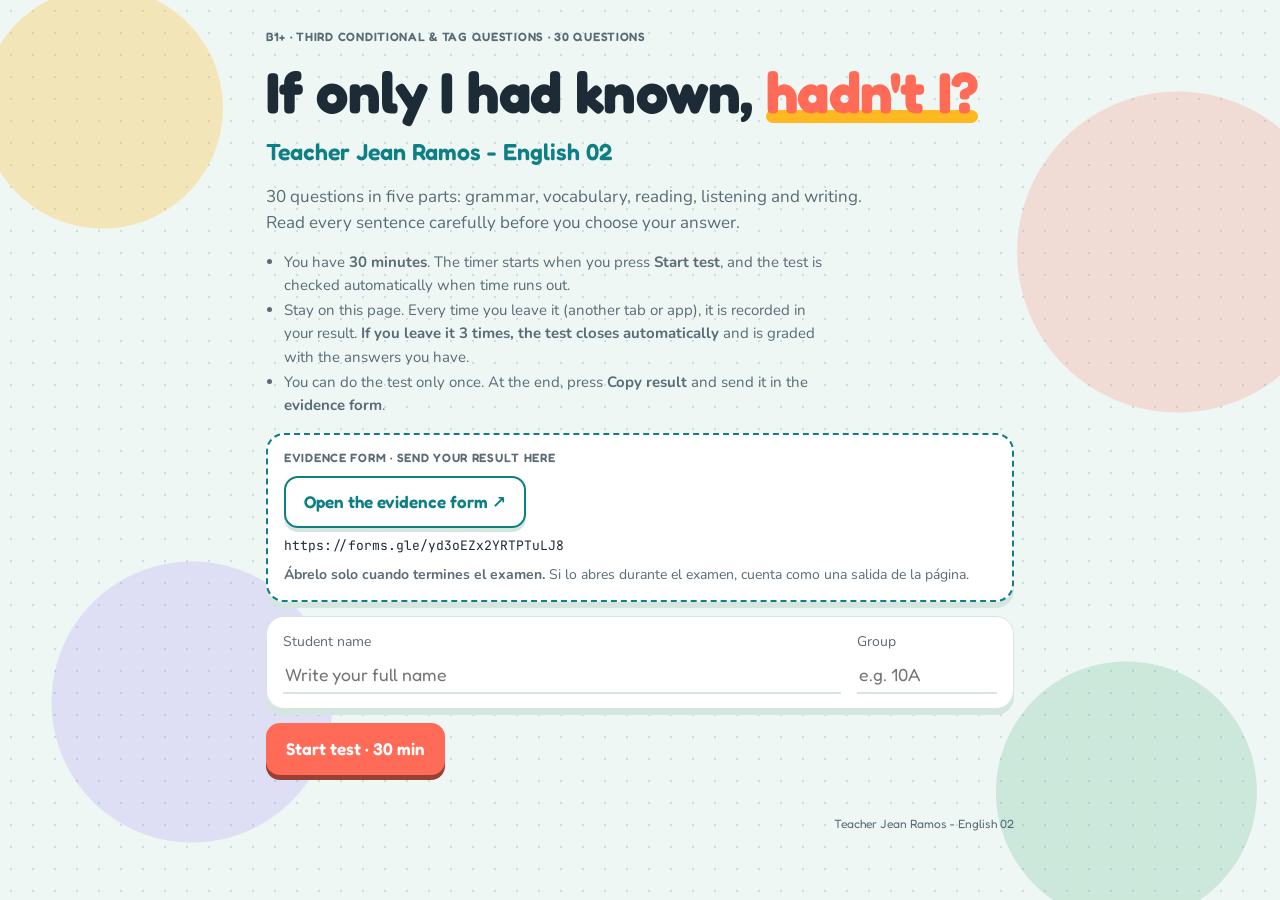
<file: english02/third-conditional-tags.html>
<!DOCTYPE html>
<html lang="en">
<head>
<meta charset="utf-8">
<meta name="viewport" content="width=device-width, initial-scale=1">
<meta name="robots" content="noindex">
<style>body{margin:0}[hidden]{display:none!important}img{max-width:100%}</style>
<title>Third Conditional &amp; Tag Questions – Teacher Jean Ramos - English 02</title>
<link rel="preconnect" href="https://fonts.googleapis.com">
<link rel="preconnect" href="https://fonts.gstatic.com" crossorigin>
<link rel="stylesheet" href="https://fonts.googleapis.com/css2?family=Fredoka:wght@500;600;700&family=Nunito:ital,wght@0,400;0,600;0,800;1,400&family=JetBrains+Mono:wght@500&display=swap">
<style>
/* Layout: single exercise-sheet column; sticky progress strip; questions grouped by skill */
:root{
  --paper:#f7f9fc;
  --sheet:#ffffff;
  --ink:#16233b;
  --muted:#5b6880;
  --rule:#dbe2ee;
  --blue:#1f4fd1;
  --blue-soft:#e7eeff;
  --mark:#ffe14d;
  --ok:#137a43; --ok-soft:#e2f5ea;
  --bad:#c0322b; --bad-soft:#fde8e6;
  --display:"Bricolage Grotesque", "Segoe UI", system-ui, sans-serif;
  --body:"Atkinson Hyperlegible", "Segoe UI", system-ui, sans-serif;
  --mono:"JetBrains Mono", ui-monospace, Menlo, monospace;
}
@media (prefers-color-scheme: dark){:root:not([data-theme="light"]){
  --paper:#0f1522; --sheet:#161e2e; --ink:#e6ebf5; --muted:#9aa6bd; --rule:#2a3448;
  --blue:#8aa8ff; --blue-soft:#1d2a4a; --mark:#d9b92a;
  --ok:#5fd394; --ok-soft:#173326; --bad:#ff8a80; --bad-soft:#3a1d1c; color-scheme:dark}}
:root[data-theme="dark"]{
  --paper:#0f1522; --sheet:#161e2e; --ink:#e6ebf5; --muted:#9aa6bd; --rule:#2a3448;
  --blue:#8aa8ff; --blue-soft:#1d2a4a; --mark:#d9b92a;
  --ok:#5fd394; --ok-soft:#173326; --bad:#ff8a80; --bad-soft:#3a1d1c; color-scheme:dark}

*{box-sizing:border-box}
body{background:var(--paper);color:var(--ink);font-family:var(--body);font-size:17px;line-height:1.55}
.wrap{max-width:780px;margin:0 auto;padding-block:28px 64px;
  padding-left:max(16px, env(safe-area-inset-left,0px));padding-right:max(16px, env(safe-area-inset-right,0px))}
h1,h2,h3{font-family:var(--display);text-wrap:balance;margin:0;line-height:1.1}
.eyebrow{font-family:var(--mono);font-size:12px;letter-spacing:.08em;text-transform:uppercase;color:var(--muted)}
header{display:grid;gap:14px;margin-bottom:22px}
h1{font-size:clamp(2rem,6vw,3.1rem);font-weight:800;letter-spacing:-.02em}
h1 .hl{background:linear-gradient(transparent 58%, var(--mark) 58%, var(--mark) 90%, transparent 90%);padding:0 .1em}
.intro{color:var(--muted);max-width:62ch;margin:0}
.teacher{margin:-4px 0 0;font-family:var(--display);font-weight:700;font-size:clamp(1.15rem,3.5vw,1.45rem);color:var(--blue)}

.student{display:flex;flex-wrap:wrap;gap:10px 16px;align-items:end;background:var(--sheet);border:1px solid var(--rule);border-radius:10px;padding:14px 16px}
.student label{display:grid;gap:4px;font-size:14px;color:var(--muted);flex:1 1 220px;min-width:0}
.student input{font:inherit;color:var(--ink);background:transparent;border:0;border-bottom:2px solid var(--rule);padding:4px 2px;width:100%}
.student input:focus{outline:none;border-color:var(--blue)}

.bar{position:sticky;top:env(safe-area-inset-top,0px);z-index:5;background:var(--paper);padding-block:10px;margin-bottom:6px;display:flex;align-items:center;gap:12px;border-bottom:1px solid var(--rule)}
body::before{content:"";position:fixed;inset:0 0 auto;height:env(safe-area-inset-top,0px);z-index:10;background:var(--paper)}
.track{flex:1;height:8px;background:var(--rule);border-radius:99px;overflow:hidden}
.fill{height:100%;width:0;background:var(--blue);transition:width .2s}
.count{font-family:var(--mono);font-size:13px;font-variant-numeric:tabular-nums;color:var(--muted);white-space:nowrap}

section.part{margin-top:34px}
.part-head{display:grid;gap:4px;margin-bottom:12px}
.part-head h2{font-size:1.5rem;font-weight:700}
.part-head p{margin:0;color:var(--muted);font-size:15px}

.passage{background:var(--sheet);border:1px solid var(--rule);border-left:4px solid var(--blue);border-radius:10px;padding:16px 18px;margin-bottom:14px}
.passage h3{font-size:1.15rem;margin-bottom:8px}
.passage p{margin:0 0 10px;max-width:65ch}
.passage p:last-child{margin-bottom:0}

.q{background:var(--sheet);border:1px solid var(--rule);border-radius:10px;padding:14px 16px;margin-bottom:10px}
.q.correct{border-color:var(--ok);background:var(--ok-soft)}
.q.wrong{border-color:var(--bad);background:var(--bad-soft)}
.q.missing{border-style:dashed;border-color:var(--bad)}
.stem{display:flex;gap:10px;margin:0 0 10px}
.num{font-family:var(--mono);font-size:13px;color:var(--muted);min-width:2.2em;padding-top:3px;font-variant-numeric:tabular-nums}
.stem p{margin:0;min-width:0}
.blank{display:inline-block;min-width:4.5em;border-bottom:2px solid var(--ink);margin:0 2px}
.indent{padding-left:calc(2.2em + 10px)}
@media (max-width:480px){.indent{padding-left:0}}
.opts{display:grid;gap:6px}
.opt{display:flex;gap:10px;align-items:flex-start;padding:7px 10px;border-radius:8px;border:1px solid transparent;cursor:pointer}
.opt:hover{background:var(--blue-soft)}
.opt input{margin-top:5px;accent-color:var(--blue)}
.opt:has(input:focus-visible){outline:2px solid var(--blue);outline-offset:1px}
.opt.is-right{border-color:var(--ok);background:var(--sheet)}
.opt.is-picked-wrong{text-decoration:line-through;color:var(--bad)}

.audio{display:flex;flex-wrap:wrap;gap:8px;margin-bottom:10px}
.audio button{padding:7px 14px;font-size:15px;border-width:1.5px}
.audio .plays{font-family:var(--mono);font-size:12px;color:var(--muted);align-self:center}

.write{display:grid;gap:6px}
.write label{font-size:14px;color:var(--muted)}
.write input{font:inherit;color:var(--ink);background:var(--paper);border:1.5px solid var(--rule);border-radius:8px;padding:9px 12px;width:100%;max-width:420px}
.write input:focus{outline:none;border-color:var(--blue)}
.write input:disabled{opacity:1;color:var(--ink)}

.why{display:none;margin:10px 0 0;font-size:15px;color:var(--ink)}
.graded .why{display:block}
.why b{font-family:var(--display)}
.why i{color:var(--muted)}

.actions{display:flex;flex-wrap:wrap;gap:10px;align-items:center;margin-top:28px}
button{font:inherit;font-weight:700;cursor:pointer;border-radius:8px;padding:11px 18px;border:2px solid var(--blue)}
button:disabled{opacity:.5;cursor:default}
.primary{background:var(--blue);color:var(--sheet)}
.ghost{background:transparent;color:var(--blue)}
button:focus-visible{outline:3px solid var(--mark);outline-offset:2px}
.notice{color:var(--bad);font-size:15px;margin:0;flex-basis:100%}

.result{margin-top:28px;background:var(--sheet);border:2px solid var(--ink);border-radius:12px;padding:18px 20px;display:grid;gap:14px}
.score{display:flex;align-items:baseline;gap:14px;flex-wrap:wrap}
.score .big{font-family:var(--display);font-weight:800;font-size:3.2rem;line-height:1;font-variant-numeric:tabular-nums}
.score .pct{font-family:var(--mono);color:var(--muted)}
.breakdown{display:grid;grid-template-columns:repeat(auto-fit,minmax(130px,1fr));gap:8px}
.breakdown div{border:1px solid var(--rule);border-radius:8px;padding:8px 10px;font-size:14px;min-width:0}
.breakdown strong{display:block;font-family:var(--mono);font-size:15px;font-variant-numeric:tabular-nums}
.meta{font-size:14px;color:var(--muted)}

.gate{display:flex;flex-wrap:wrap;gap:10px;align-items:center}
.rules{margin:0;padding-left:1.2em;color:var(--muted);font-size:15px;max-width:62ch}
.rules li{margin-bottom:2px}
.timer{font-family:var(--mono);font-weight:500;font-size:15px;font-variant-numeric:tabular-nums;background:var(--blue-soft);color:var(--blue);padding:3px 10px;border-radius:6px;white-space:nowrap}
.timer.low{background:var(--bad-soft);color:var(--bad)}
.leaves{font-family:var(--mono);font-size:12px;color:var(--muted);white-space:nowrap}
.leaves.flag{color:var(--bad)}
.nocopy{-webkit-user-select:none;user-select:none;-webkit-touch-callout:none}
.nocopy input[type=text]{-webkit-user-select:text;user-select:text}
.toast{position:fixed;left:50%;transform:translateX(-50%);bottom:calc(16px + env(safe-area-inset-bottom,0px));background:var(--bad);color:var(--sheet);padding:10px 16px;border-radius:8px;font-size:15px;z-index:20;max-width:calc(100% - 32px)}
pre.copytext{margin:0;white-space:pre-wrap;font-family:var(--mono);font-size:13px;background:var(--paper);border:1px solid var(--rule);border-radius:8px;padding:12px;overflow-x:auto}
@media (max-width:520px){.bar{flex-wrap:wrap}.track{flex-basis:100%;order:3}}
.send{margin:0;padding-left:1.3em;font-size:15px}
.evidence{display:grid;gap:8px;justify-items:start;background:var(--sheet);border:2px dashed var(--blue);border-radius:10px;padding:14px 16px}
.formbtn{display:inline-block;font-weight:700;text-decoration:none;border-radius:8px;padding:11px 18px;border:2px solid var(--blue);color:var(--blue);background:transparent}
.formbtn:focus-visible{outline:3px solid var(--mark);outline-offset:2px}
.formurl{font-family:var(--mono);font-size:13px;-webkit-user-select:all;user-select:all;word-break:break-all}
footer{margin-top:40px;font-family:var(--mono);font-size:12px;color:var(--muted);text-align:right}
@media (prefers-reduced-motion:reduce){.fill{transition:none}}

/* ---- Lively theme: classroom poster colors, rounded type, per-part color ---- */
:root{
  --paper:#eef7f4; --sheet:#ffffff; --ink:#1d2b36; --muted:#5a6b75; --rule:#d5e6e1;
  --blue:#0f7f86; --blue-soft:#dcf2f0; --mark:#ffc93c;
  --coral:#ff6b57; --sun:#ffb81f; --grape:#8a5cf6; --leaf:#2fa36b;
  --pc:#0f7f86; --pc-soft:#dcf2f0;
  --display:"Fredoka","Trebuchet MS",system-ui,sans-serif;
  --body:"Nunito","Segoe UI",system-ui,sans-serif;
}
@media (prefers-color-scheme: dark){:root:not([data-theme="light"]){
  --paper:#0f1a1d; --sheet:#17262a; --ink:#e8f1f0; --muted:#9fb4b6; --rule:#28403f;
  --blue:#4fd1c8; --blue-soft:#163a3a; --mark:#e0b030;
  --coral:#ff8a78; --sun:#ffc94d; --grape:#a98bff; --leaf:#5fd39a; color-scheme:dark}}
:root[data-theme="dark"]{
  --paper:#0f1a1d; --sheet:#17262a; --ink:#e8f1f0; --muted:#9fb4b6; --rule:#28403f;
  --blue:#4fd1c8; --blue-soft:#163a3a; --mark:#e0b030;
  --coral:#ff8a78; --sun:#ffc94d; --grape:#a98bff; --leaf:#5fd39a; color-scheme:dark}

body{
  font-family:var(--body);
  background-color:var(--paper);
  background-image:
    radial-gradient(circle at 8% 12%, color-mix(in srgb,var(--sun) 28%,transparent) 0 120px, transparent 121px),
    radial-gradient(circle at 92% 28%, color-mix(in srgb,var(--coral) 20%,transparent) 0 160px, transparent 161px),
    radial-gradient(circle at 15% 78%, color-mix(in srgb,var(--grape) 16%,transparent) 0 140px, transparent 141px),
    radial-gradient(circle at 88% 88%, color-mix(in srgb,var(--leaf) 18%,transparent) 0 130px, transparent 131px),
    radial-gradient(color-mix(in srgb,var(--blue) 18%,transparent) 1.2px, transparent 1.3px);
  background-size:100% 100%,100% 100%,100% 100%,100% 100%,22px 22px;
  background-attachment:fixed;
}
h1{font-family:var(--display);font-weight:700;letter-spacing:-.01em;font-size:clamp(2.3rem,7vw,3.6rem)}
h1 .hl{background:none;color:var(--coral);position:relative;display:inline-block;padding:0}
h1 .hl::after{content:"";position:absolute;left:0;right:0;bottom:.02em;height:.22em;border-radius:99px;background:var(--sun);z-index:-1;transform:scaleX(0);transform-origin:left;animation:draw .9s .2s ease-out forwards}
@keyframes draw{to{transform:scaleX(1)}}
.teacher{font-family:var(--display);font-weight:600;color:var(--blue)}
.eyebrow{font-family:var(--display);font-weight:600;letter-spacing:.06em}
.student,.evidence{border-radius:18px;box-shadow:0 6px 0 var(--rule)}
.student input{font-family:var(--display);font-size:1.1rem}

.bar{background:color-mix(in srgb,var(--paper) 88%,transparent);backdrop-filter:blur(8px);-webkit-backdrop-filter:blur(8px);border-bottom:0;border-radius:0 0 16px 16px}
.track{height:12px;background:var(--sheet);border:2px solid var(--rule)}
.fill{background:repeating-linear-gradient(45deg,var(--coral) 0 12px,var(--sun) 12px 24px);background-size:34px 34px;animation:stripes 1.2s linear infinite}
@keyframes stripes{to{background-position:34px 0}}
.timer{font-family:var(--display);font-size:1.05rem;border-radius:99px;padding:4px 12px}

section.part:nth-of-type(1){--pc:var(--coral)}
section.part:nth-of-type(2){--pc:var(--blue)}
section.part:nth-of-type(3){--pc:var(--sun)}
section.part:nth-of-type(4){--pc:var(--grape)}
section.part:nth-of-type(5){--pc:var(--leaf)}
section.part{--pc-soft:color-mix(in srgb,var(--pc) 14%,var(--sheet))}
.part-head{background:var(--pc);color:#fff;border-radius:18px;padding:14px 18px;box-shadow:0 6px 0 color-mix(in srgb,var(--pc) 60%,#000)}
.part-head h2{font-family:var(--display);font-weight:700;font-size:1.6rem;color:#fff}
.part-head p{color:#fff;opacity:.92}
section.part:nth-of-type(3) .part-head,section.part:nth-of-type(3) .part-head h2,section.part:nth-of-type(3) .part-head p{color:#2a1d00}

.q{border-radius:18px;border:2px solid var(--rule);transition:transform .15s ease, box-shadow .15s ease, border-color .15s}
.q:hover{transform:translateY(-2px);box-shadow:0 8px 0 var(--rule)}
.q:has(input:checked),.q:has(.write input:not(:placeholder-shown)){border-color:var(--pc)}
.num{font-family:var(--display);font-weight:700;font-size:15px;color:#fff;background:var(--pc);border-radius:10px;min-width:2.2em;height:1.9em;display:grid;place-items:center;padding:0}
section.part:nth-of-type(3) .num{color:#2a1d00}
.stem p{font-weight:600}
.blank{border-bottom:3px dashed var(--pc)}
.opts{gap:8px}
.opt{border:2px solid var(--rule);border-radius:14px;background:var(--sheet);transition:transform .12s ease,background .15s,border-color .15s}
.opt:hover{transform:translateX(4px);background:var(--pc-soft);border-color:var(--pc)}
.opt:has(input:checked){background:var(--pc-soft);border-color:var(--pc);font-weight:800;animation:pop .25s ease}
.opt input{accent-color:var(--pc);width:18px;height:18px}
@keyframes pop{0%{transform:scale(.97)}60%{transform:scale(1.02)}100%{transform:scale(1)}}
.write input{border-radius:12px;border-width:2px;font-family:var(--display);font-size:1.05rem}
.write input:focus{border-color:var(--pc);box-shadow:0 0 0 4px var(--pc-soft)}
.passage{border-radius:18px;border-left:8px solid var(--sun)}
.passage h3{font-family:var(--display);font-weight:700}
.audio button{border-color:var(--grape);color:var(--grape);border-radius:99px}
.audio button:hover{background:var(--grape);color:#fff}

button,.formbtn{font-family:var(--display);font-weight:600;border-radius:14px;transition:transform .1s, box-shadow .1s}
.primary{background:var(--coral);border-color:var(--coral);color:#fff;box-shadow:0 5px 0 color-mix(in srgb,var(--coral) 60%,#000)}
.primary:hover{transform:translateY(-2px);box-shadow:0 7px 0 color-mix(in srgb,var(--coral) 60%,#000)}
.primary:active{transform:translateY(3px);box-shadow:0 2px 0 color-mix(in srgb,var(--coral) 60%,#000)}
.formbtn{border-color:var(--blue);color:var(--blue);background:var(--sheet);box-shadow:0 4px 0 var(--rule)}
.formbtn:hover{background:var(--blue);color:var(--sheet)}

.q.correct{background:color-mix(in srgb,var(--ok) 10%,var(--sheet))}
.q.wrong{background:color-mix(in srgb,var(--bad) 8%,var(--sheet))}
.result{border-radius:22px;border:3px solid var(--pc,var(--blue));box-shadow:0 10px 0 var(--rule);animation:pop .4s ease}
.score .big{font-family:var(--display);font-weight:700;color:var(--coral);font-size:4rem}
footer{font-family:var(--display)}
@media (prefers-reduced-motion:reduce){*,*::after{animation:none!important;transition:none!important}h1 .hl::after{transform:none}}
</style>
</head>
<body>


<div class="wrap">
  <header>
    <div class="eyebrow">B1+ · Third conditional &amp; tag questions · 30 questions</div>
    <h1>If only I had known, <span class="hl">hadn't&nbsp;I?</span></h1>
    <p class="teacher">Teacher Jean Ramos - English 02</p>
    <p class="intro">30 questions in five parts: grammar, vocabulary, reading, listening and writing. Read every sentence carefully before you choose your answer.</p>
    <ul class="rules">
      <li>You have <b>30 minutes</b>. The timer starts when you press <b>Start test</b>, and the test is checked automatically when time runs out.</li>
      <li>Stay on this page. Every time you leave it (another tab or app), it is recorded in your result. <b>If you leave it 3 times, the test closes automatically</b> and is graded with the answers you have.</li>
      <li>You can do the test only once. At the end, press <b>Copy result</b> and send it in the <b>evidence form</b>.</li>
    </ul>
    <div class="evidence">
      <div class="eyebrow">Evidence form · send your result here</div>
      <a class="formbtn" href="https://forms.gle/yd3oEZx2YRTPTuLJ8" target="_blank" rel="noopener">Open the evidence form ↗</a>
      <span class="formurl">https://forms.gle/yd3oEZx2YRTPTuLJ8</span>
      <span class="meta"><b>Ábrelo solo cuando termines el examen.</b> Si lo abres durante el examen, cuenta como una salida de la página.</span>
    </div>
    <form class="student" id="studentForm" autocomplete="off">
      <label for="sname">Student name<input id="sname" name="sname" type="text" placeholder="Write your full name"></label>
      <label for="sgroup" style="flex:0 1 140px">Group<input id="sgroup" name="sgroup" type="text" placeholder="e.g. 10A"></label>
    </form>
    <div class="gate" id="gate">
      <button type="button" class="primary" id="startBtn">Start test · 30 min</button>
      <p class="notice" id="gateNotice" hidden></p>
    </div>
  </header>

  <div class="bar" id="bar" role="status" aria-live="polite" hidden>
    <span class="timer" id="timer">30:00</span>
    <div class="track"><div class="fill" id="fill"></div></div>
    <div class="count" id="count">0 / 30 answered</div>
    <span class="leaves" id="leaves">Left page: 0</span>
  </div>

  <form id="quiz" class="nocopy" autocomplete="off" hidden></form>

  <div class="actions" id="actions" hidden>
    <button type="button" class="primary" id="check">Check my answers</button>
    <p class="notice" id="notice" hidden></p>
  </div>

  <div class="result" id="result" hidden></div>

  <footer>Teacher Jean Ramos - English 02</footer>
  <div class="toast" id="toast" role="alert" hidden></div>
</div>

<script>
// Multiple choice: [stem, correct, wrong..., explanation]. Correct is listed first; options are shuffled with a fixed seed.
const GRAMMAR = [
  ["If the scientists hadn't made so much progress, they ___ a cure for the disease.","wouldn't have found","wouldn't find","didn't find","Unreal past result: wouldn't have + past participle (third conditional)."],
  ["If we ___ the guests earlier, more people would have come to the wedding.","had invited","invited","would have invited","Unreal past condition: if + had + past participle (third conditional)."],
  ["She would have succeeded if she ___ more faith in herself.","had had","had","would have","Have (something) in → if she had had faith in herself: had + past participle of have."],
  ["If our grandparents hadn't protected these traditions, the new generation ___ about them.","wouldn't have known","won't know","hadn't known","Unreal past result: wouldn't have + past participle (third conditional)."],
  ["___ he had taken part in the festival, he would have met the mayor.","If","Although","Because","The condition is introduced by if (third conditional)."],
  ["If you had told me it was just a superstition, I ___ so worried.","wouldn't have been","won't be","hadn't been","Unreal past result: wouldn't have been (third conditional)."],
  ["You took part in the ceremony, ___?","didn't you","did you","weren't you","Positive past simple sentence → negative tag with did: didn't you?"],
  ["This gift belongs to Maria, ___?","doesn't it","isn't it","does it","Present simple with he/she/it (belongs) → negative tag with does: doesn't it?"],
  ["They haven't succeeded yet, ___?","have they","haven't they","did they","Negative present perfect → positive tag with have: have they?"],
  ["Breaking a mirror is unlucky, ___?","isn't it","doesn't it","is it","Positive sentence with is → negative tag: isn't it?"],
  ["You wouldn't have gone to the wedding without me, ___?","would you","wouldn't you","had you","Negative sentence with would → positive tag: would you?"],
  ["I'm invited to the festival, ___?","aren't I","am not I","isn't I","Special form: I am … → aren't I?"]
];

const VOCAB = [
  ["Many people believe that Friday the 13th is an ___ day.","unlucky","traditional","amazed","Unlucky = bringing bad luck."],
  ["A ___ is the formal event when two people get married.","wedding","festival","hunt","A wedding is a marriage ceremony and its celebration."],
  ["Music festivals ___ people from many different countries.","bring together","belong to","hunt","Bring together = unite people in one place."],
  ["Thousands of people ___ in the carnival parade every year.","take part","succeed","produce","Take part (in) = participate."],
  ["Scientists are still looking for a ___ for this disease.","cure","ceremony","guest","A cure is a medicine or treatment that makes a sick person healthy."],
  ["I was ___ by the fireworks. I had never seen anything so beautiful.","amazed","unlucky","traditional","Amazed = very surprised and impressed."]
];

const PASSAGE = {
  title:"The village festival",
  paras:[
    "Every August, the small village of San Lucas organizes a traditional festival that brings together three generations of families. The festival began more than a hundred years ago, when farmers celebrated the end of a good harvest.",
    "Last year, Marta, a journalist, visited the village. \"I was amazed by the ceremony,\" she wrote. \"Everyone took part, from children to grandparents. If I hadn't come, I would never have understood how important this tradition is for the society here.\"",
    "Not everything went well, though. On the first day it rained so much that the dance had to be cancelled. Some older guests said it was unlucky to start the festival on a Friday. \"If the organizers had listened to the old superstition, it wouldn't have rained,\" one of them joked. \"You don't really believe that, do you?\" Marta asked him. He laughed and said, \"Not really, but it's part of the magic.\""
  ]
};
const READING = [
  ["Why did the festival begin?","To celebrate the end of a good harvest.","To celebrate a wedding.","To protect the village from bad luck.","\"Farmers celebrated the end of a good harvest.\""],
  ["Marta wrote: \"If I hadn't come, I would never have understood…\" What does this mean?","She came and understood how important the tradition is.","She didn't come to the festival.","She didn't understand the tradition.","Third conditional = the opposite of reality: she came, so she understood."],
  ["What happened on the first day?","The dance was cancelled because of the rain.","The guests didn't arrive.","The ceremony was cancelled because it was Friday.","\"It rained so much that the dance had to be cancelled.\""],
  ["\"You don't really believe that, do you?\" What answer does Marta expect?","That he doesn't believe it.","That he believes it completely.","That he will leave the festival.","A negative sentence with a positive tag expects a negative answer."]
];

const LISTENING = [
  {say:"If I had known about the festival, I would have taken part.",q:["Did the speaker take part in the festival?","No, because he didn't know about it.","Yes, he took part.","He organized the festival.","Third conditional = the opposite of reality: he didn't know, so he didn't take part."]},
  {say:"You're coming to the wedding on Saturday, aren't you?",q:["What does the speaker expect?","That the listener is coming to the wedding.","That the listener is not coming.","That the wedding was cancelled.","Positive sentence + negative tag: the speaker expects \"yes\"."]},
  {say:"If they hadn't protected the forest, many animals would have disappeared.",q:["What really happened?","They protected the forest and the animals survived.","Many animals disappeared.","Nobody protected the forest.","Third conditional = the opposite of reality."]},
  {say:"She didn't bring a gift, did she?",q:["What does the speaker think?","She didn't bring a gift.","She brought an expensive gift.","She forgot about the party.","Negative sentence + positive tag: the speaker believes she didn't bring one."]}
];

const WRITING = [
  ["Write the question tag.","You've been to a traditional ceremony, ___?",["haven't you","have you not"],"Positive present perfect → negative tag: haven't you?"],
  ["Write the question tag.","Nobody believes in that superstition, ___?",["do they"],"Nobody is negative, so the tag is positive, and we use they: do they?"],
  ["Complete with the correct form of the verb in brackets.","If we had left earlier, we ___ the beginning of the ceremony. (not miss)",["wouldn't have missed","would not have missed"],"Unreal past result: wouldn't have + past participle."],
  ["Complete with the correct form of the verb in brackets.","If she ___ harder, she would have succeeded. (study)",["had studied"],"Unreal past condition: if + had + past participle."]
];

const PARTS = [
  {id:"A", short:"Grammar", title:"Part A · Choose the best answer", note:"Read each sentence carefully and choose the option that completes it correctly."},
  {id:"B", short:"Vocabulary", title:"Part B · Vocabulary", note:"Choose the word or expression that completes each sentence."},
  {id:"C", short:"Reading", title:"Part C · Reading", note:"Read the text and answer the questions."},
  {id:"D", short:"Listening", title:"Part D · Listening", note:"Press Play to hear each sentence. You can listen as many times as you need. Turn your sound on."},
  {id:"E", short:"Writing", title:"Part E · Writing", note:"Type only the missing words. Contractions like haven't are accepted."}
];

function rng(seed){seed=seed%2147483648;return function(){seed=(seed*1103515245+12345)%2147483648;return seed/2147483648}}
function shuffle(arr,seed){const r=rng(seed+7);const a=arr.slice();for(let i=a.length-1;i>0;i--){const j=Math.floor(r()*(i+1));[a[i],a[j]]=[a[j],a[i]]}return a}
function esc(s){return String(s).replace(/&/g,'&amp;').replace(/</g,'&lt;').replace(/"/g,'&quot;')}
function stemHTML(s){return esc(s).replace('___','<span class="blank" aria-label="blank"></span>')}

const LIMIT_MS=30*60*1000;
const MAX_LEAVES=3;
const KEY='english02-third-tags-v1';
function load(){try{return JSON.parse(localStorage.getItem(KEY))}catch(e){return null}}
function save(){try{localStorage.setItem(KEY,JSON.stringify(state))}catch(e){}}
let state=load();
const SEED=(state&&state.seed)||Math.floor(Math.random()*1e9);

const quiz=document.getElementById('quiz');
const ALL=[];let n=0;

// Each question gets a stable key (its position in the bank) so saved answers survive a reload.
function mcBlock(q,part,key,extraTop,extraWhy){
  n++;
  const stem=q[0],expl=q[q.length-1],correct=q[1],opts=shuffle(q.slice(1,-1),SEED+key.length*97+n*31);
  const id='q_'+key;ALL.push({id,part,kind:'mc',correct});
  const div=document.createElement('div');div.className='q';div.id='box-'+id;
  div.innerHTML=`<div class="stem"><span class="num">${String(n).padStart(2,'0')}</span><p>${stemHTML(stem)}</p></div>
    <div class="indent">${extraTop||''}
    <div class="opts" role="radiogroup" aria-label="Question ${n}">${opts.map((o,i)=>`
      <label class="opt" for="${id}-${i}"><input type="radio" id="${id}-${i}" name="${id}" value="${esc(o)}"><span>${String.fromCharCode(97+i)}) ${esc(o)}</span></label>`).join('')}
    </div>
    <p class="why"><b>Answer: ${esc(correct)}</b> ${esc(expl)}${extraWhy||''}</p></div>`;
  return div;
}
function textBlock(w,part,key){
  n++;
  const [instr,sentence,accepted,expl]=w;const id='q_'+key;
  ALL.push({id,part,kind:'text',accepted});
  const div=document.createElement('div');div.className='q';div.id='box-'+id;
  div.innerHTML=`<div class="stem"><span class="num">${String(n).padStart(2,'0')}</span><p><i>${esc(instr)}</i><br>${stemHTML(sentence)}</p></div>
    <div class="indent write"><label for="${id}">Missing words</label><input type="text" id="${id}" name="${id}" spellcheck="false" autocapitalize="off" autocorrect="off">
    <p class="why"><b>Answer: ${esc(accepted.join(' / '))}</b> ${esc(expl)}</p></div>`;
  return div;
}
function sectionFor(p){
  const sec=document.createElement('section');sec.className='part';
  sec.innerHTML=`<div class="part-head"><h2>${p.title}</h2><p>${p.note}</p></div>`;
  quiz.appendChild(sec);return sec;
}
const idx=a=>a.map((q,i)=>[q,i]);

let sec=sectionFor(PARTS[0]);
shuffle(idx(GRAMMAR),SEED+1).forEach(([q,i])=>sec.appendChild(mcBlock(q,"A","g"+i)));
sec=sectionFor(PARTS[1]);
shuffle(idx(VOCAB),SEED+2).forEach(([q,i])=>sec.appendChild(mcBlock(q,"B","i"+i)));
sec=sectionFor(PARTS[2]);
const ps=document.createElement('article');ps.className='passage';
ps.innerHTML=`<h3>${esc(PASSAGE.title)}</h3>`+PASSAGE.paras.map(p=>`<p>${esc(p)}</p>`).join('');
sec.appendChild(ps);
shuffle(idx(READING),SEED+3).forEach(([q,i])=>sec.appendChild(mcBlock(q,"C","r"+i)));
sec=sectionFor(PARTS[3]);
const noSpeech=!('speechSynthesis' in window);
if(noSpeech){const w=document.createElement('p');w.className='notice';w.textContent='Audio is not available in this browser. Try Chrome, Edge or Safari, or ask your teacher to read the sentences aloud.';sec.appendChild(w)}
shuffle(idx(LISTENING),SEED+4).forEach(([L,i])=>{
  const top=`<div class="audio"><button type="button" class="ghost" data-say="${i}" data-rate="0.95">▶ Play</button><button type="button" class="ghost" data-say="${i}" data-rate="0.75">▶ Slower</button><span class="plays" id="plays-${i}"></span></div>`;
  sec.appendChild(mcBlock(L.q,"D","l"+i,top,`<br><i>Audio: "${esc(L.say)}"</i>`));
});
sec=sectionFor(PARTS[4]);
shuffle(idx(WRITING),SEED+5).forEach(([w,i])=>sec.appendChild(textBlock(w,"E","w"+i)));

// Speech
let voice=null;
function pickVoice(){if(noSpeech)return;const vs=speechSynthesis.getVoices();voice=vs.find(v=>/^en[-_]US/i.test(v.lang))||vs.find(v=>/^en/i.test(v.lang))||null}
if(!noSpeech){pickVoice();speechSynthesis.onvoiceschanged=pickVoice}
const playCount={};
quiz.addEventListener('click',e=>{
  const b=e.target.closest('button[data-say]');if(!b||noSpeech||(state&&state.graded))return;
  const i=+b.dataset.say;
  try{speechSynthesis.cancel();const u=new SpeechSynthesisUtterance(LISTENING[i].say);u.lang='en-US';u.rate=+b.dataset.rate;if(voice)u.voice=voice;speechSynthesis.speak(u)}catch(err){}
  playCount[i]=(playCount[i]||0)+1;
  document.getElementById('plays-'+i).textContent=`played ${playCount[i]}×`;
});

// Block copy, paste and the context menu inside the questions
['copy','cut','paste','drop','contextmenu','dragstart'].forEach(ev=>quiz.addEventListener(ev,e=>{e.preventDefault();if(ev==='paste'||ev==='drop')toast('Paste is not allowed. Type your answer.')}));
document.addEventListener('keydown',e=>{if((e.ctrlKey||e.metaKey)&&['c','x','a','p','s','u'].includes(e.key.toLowerCase())&&!e.target.closest('#studentForm')&&!e.target.closest('.copytext'))e.preventDefault()});

function norm(s){
  s=s.toLowerCase().replace(/[’‘`´]/g,"'").trim();
  s=s.replace(/\bwon't\b/g,'will not').replace(/\bcan't\b/g,'cannot').replace(/n't\b/g,' not')
     .replace(/(\w)'ll\b/g,'$1 will').replace(/(\w)'d\b/g,'$1 would');
  return s.replace(/[^a-z' ]/g,' ').replace(/\s+/g,' ').trim();
}

const $=id=>document.getElementById(id);
const fill=$('fill'),count=$('count'),notice=$('notice'),result=$('result'),timerEl=$('timer'),leavesEl=$('leaves');
let warned=false,tickId=null,toastId=null;
function toast(msg){const t=$('toast');t.textContent=msg;t.hidden=false;clearTimeout(toastId);toastId=setTimeout(()=>t.hidden=true,3500)}

function answerOf(q){
  if(q.kind==='mc'){const el=quiz.querySelector(`input[name="${q.id}"]:checked`);return el?el.value:null}
  const v=$(q.id).value.trim();return v?v:null;
}
function progress(){const a=ALL.filter(q=>answerOf(q)!==null).length;fill.style.width=(a/ALL.length*100)+'%';count.textContent=`${a} / ${ALL.length} answered`;return a}
function touched(e){
  if(!state||state.graded)return;
  const t=e.target;if(t.name&&t.name.startsWith('q_')){state.answers[t.name]=t.type==='radio'?t.value:t.value;save()}
  progress();const box=t.closest('.q');box&&box.classList.remove('missing');
}
quiz.addEventListener('change',touched);quiz.addEventListener('input',touched);
quiz.addEventListener('submit',e=>e.preventDefault());

function fmt(ms){ms=Math.max(0,ms);const s=Math.round(ms/1000);return `${Math.floor(s/60)} min ${String(s%60).padStart(2,'0')} s`}
function tick(){
  if(!state||state.graded)return;
  const left=LIMIT_MS-(Date.now()-state.startedAt);
  if(left<=0){timerEl.textContent='00:00';grade('time');return}
  const s=Math.ceil(left/1000);
  timerEl.textContent=`${String(Math.floor(s/60)).padStart(2,'0')}:${String(s%60).padStart(2,'0')}`;
  timerEl.classList.toggle('low',left<5*60*1000);
}
function showLeaves(){leavesEl.textContent=`Left page: ${state.leaves} / ${MAX_LEAVES}`;leavesEl.classList.toggle('flag',state.leaves>0)}
document.addEventListener('visibilitychange',()=>{
  if(document.visibilityState==='hidden'&&state&&!state.graded){state.leaves++;save();showLeaves();if(state.leaves>=MAX_LEAVES)grade('leaves')}
  else if(document.visibilityState==='visible'&&state&&!state.graded&&state.leaves>0){toast(state.leaves===MAX_LEAVES-1?`Last warning: you left the page ${state.leaves} times. If you leave again, the test closes.`:`You left the test page (${state.leaves} of ${MAX_LEAVES}). If you leave ${MAX_LEAVES} times, the test closes.`);tick()}
});

function openTest(){
  $('gate').hidden=true;quiz.hidden=false;$('bar').hidden=false;$('actions').hidden=false;
  $('sname').disabled=true;$('sgroup').disabled=true;
  showLeaves();tick();tickId=setInterval(tick,1000);
}
function restoreAnswers(){
  for(const [name,val] of Object.entries(state.answers||{})){
    const radios=quiz.querySelectorAll(`input[name="${name}"]`);
    if(radios.length&&radios[0].type==='radio'){radios.forEach(r=>{if(r.value===val)r.checked=true})}
    else{const el=$(name);if(el)el.value=val}
  }
}

$('startBtn').addEventListener('click',()=>{
  const name=$('sname').value.trim(),group=$('sgroup').value.trim();
  if(name.length<3){$('gateNotice').textContent='Write your full name before you start.';$('gateNotice').hidden=false;$('sname').focus();return}
  state={seed:SEED,startedAt:Date.now(),leaves:0,name,group,answers:{},graded:false};save();
  openTest();window.scrollTo({top:$('bar').offsetTop-8,behavior:'smooth'});
});

$('check').addEventListener('click',()=>{
  const answered=progress();
  if(answered<ALL.length&&!warned){
    warned=true;
    ALL.forEach(q=>{if(answerOf(q)===null)$('box-'+q.id).classList.add('missing')});
    const left=ALL.length-answered;
    notice.textContent=`You have ${left} unanswered question${left===1?'':'s'} (marked with a dashed border). Press Check again to finish anyway. You cannot change your answers after that.`;
    notice.hidden=false;
    const first=quiz.querySelector('.q.missing');first&&first.scrollIntoView({behavior:'smooth',block:'center'});
    return;
  }
  grade('student');
});

function grade(byTime,restoring){
  if(!restoring){state.graded=true;state.finishedAt=Math.min(Date.now(),state.startedAt+LIMIT_MS);state.endedBy=byTime;save()}
  clearInterval(tickId);notice.hidden=true;
  try{speechSynthesis.cancel()}catch(e){}
  const per={};let total=0;
  ALL.forEach(q=>{
    per[q.part]=per[q.part]||{ok:0,n:0};per[q.part].n++;
    const box=$('box-'+q.id);const a=answerOf(q);
    box.classList.remove('missing');box.classList.add('graded');
    let ok;
    if(q.kind==='mc'){
      ok=a===q.correct;
      box.querySelectorAll('.opt').forEach(l=>{const inp=l.querySelector('input');inp.disabled=true;
        if(inp.value===q.correct)l.classList.add('is-right');else if(inp.checked)l.classList.add('is-picked-wrong')});
    }else{
      ok=a!==null&&q.accepted.some(x=>norm(x)===norm(a));
      $(q.id).disabled=true;
    }
    if(ok){total++;per[q.part].ok++}
    box.classList.add(ok?'correct':'wrong');
  });
  quiz.querySelectorAll('button[data-say]').forEach(b=>b.disabled=true);
  const pct=Math.round(total/ALL.length*100);
  const nota=(Math.round(total/ALL.length*5*10)/10).toFixed(1);
  const used=fmt(state.finishedAt-state.startedAt);
  const finished=new Date(state.finishedAt).toLocaleString('en-GB',{dateStyle:'medium',timeStyle:'short'});
  const parts=PARTS.map(p=>`${p.short} ${per[p.id].ok}/${per[p.id].n}`).join(' · ');
  const text=[
    'Third conditional & tag questions – Teacher Jean Ramos - English 02',
    `Student: ${state.name}${state.group?' | Group: '+state.group:''}`,
    `Grade: ${nota} / 5.0 (${total} of ${ALL.length} correct)`,
    parts,
    `Time used: ${used} of 30 min${state.endedBy==='time'?' (time ran out)':''}${state.endedBy==='leaves'?' (TEST CLOSED: left the page 3 times)':''}`,
    `Left the test page: ${state.leaves} time${state.leaves===1?'':'s'}`,
    `Finished: ${finished}`
  ].join('\n');
  result.innerHTML=`${state.endedBy==='leaves'?'<p class="notice"><b>Your test was closed because you left the page 3 times.</b> It was graded with the answers you had.</p>':''}<div class="eyebrow">Result</div>
    <div class="score"><span class="big">${nota}</span><span class="pct">/ 5.0 · ${total} of ${ALL.length} correct</span></div>
    <div class="breakdown">${PARTS.map(p=>`<div>${p.short}<strong>${per[p.id].ok} / ${per[p.id].n}</strong></div>`).join('')}</div>
    <pre class="copytext" id="copytext">${esc(text)}</pre>
    <div class="gate"><button type="button" class="primary" id="copyBtn">Copy result</button><span class="meta" id="copyMsg"></span></div>
    <ol class="send"><li>Press <b>Copy result</b>.</li><li>Open the evidence form and paste your result there.</li></ol>
    <div class="gate"><a class="formbtn" href="https://forms.gle/yd3oEZx2YRTPTuLJ8" target="_blank" rel="noopener">Open the evidence form ↗</a></div>
    <div class="meta">Form link: <span class="formurl">https://forms.gle/yd3oEZx2YRTPTuLJ8</span></div>
    <div class="meta">Then scroll up to see the right answer and an explanation under every question.</div>`;
  result.hidden=false;
  $('check').disabled=true;$('timer').textContent=state.endedBy==='time'?'Time up':state.endedBy==='leaves'?'Closed':'Done';
  $('copyBtn').addEventListener('click',()=>{
    const pre=$('copytext');
    const selectIt=()=>{const r=document.createRange();r.selectNodeContents(pre);const s=getSelection();s.removeAllRanges();s.addRange(r);$('copyMsg').textContent='Text selected. Copy it with your device (Ctrl+C or long press).'};
    try{navigator.clipboard.writeText(text).then(()=>{$('copyMsg').textContent='Copied. Now paste it and send it.'},selectIt)}catch(e){selectIt()}
  });
  if(!restoring)result.scrollIntoView({behavior:'smooth',block:'start'});
}

// Restore an attempt in progress or finished
if(state&&state.startedAt){
  $('sname').value=state.name||'';$('sgroup').value=state.group||'';
  restoreAnswers();openTest();progress();
  if(state.graded)grade(state.endedBy,true);
}
</script>

</body>
</html>
</file>
